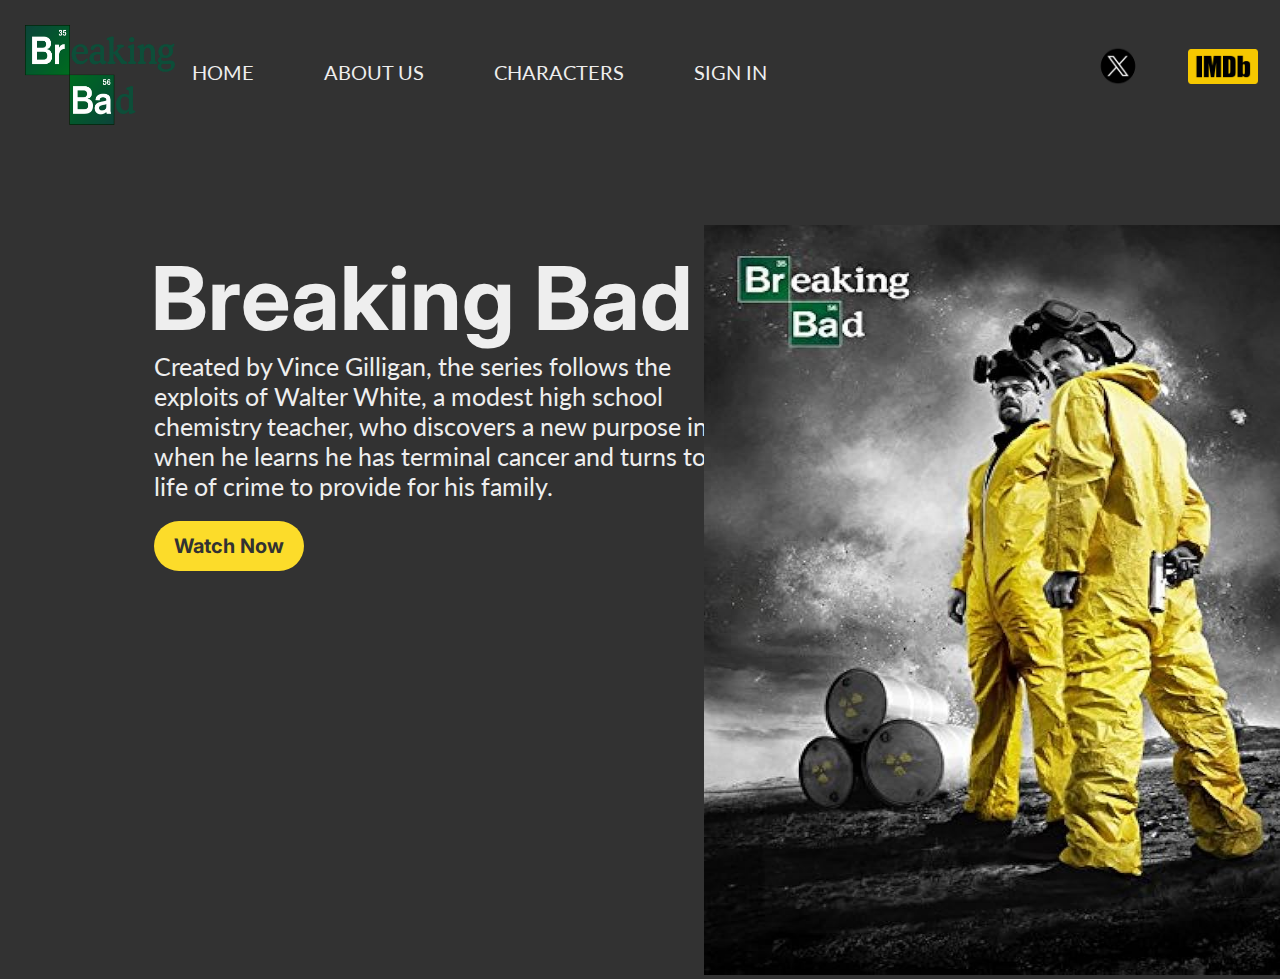
<file: index.html>
﻿<!DOCTYPE html>
<html lang="en">
<head>
    <link rel="preconnect" href="https://fonts.googleapis.com">
    <link rel="preconnect" href="https://fonts.gstatic.com" crossorigin>
    <link href="https://fonts.googleapis.com/css2?family=Inter:wght@100..900&family=Lato:ital,wght@0,100;0,300;0,400;0,700;0,900;1,100;1,300;1,400;1,700;1,900&display=swap" rel="stylesheet">
    <meta charset="UTF-8">
    <meta name="viewport" content="width=device-width, initial-scale=1.0">

    <link href="Style.css" rel="stylesheet">
    <title>Document</title>
    
</head>
<body>
    
    <nav>
        <ul class="tool-bar">
            <a href="Homepage.html"><li>HOME</li></a>
            <a href="about.html"><li>ABOUT US</li></a>
            <a href="characters.html"><li >CHARACTERS</li></a>
            <a href="signin.html"><li>SIGN IN</li> </a>

        </ul>
        <div class="media-bar">
            <a href="https://twitter.com/BreakingBad"><img class="x" src="images/twitter_x_new_logo_x_rounded_icon_256078.png" width="60px" href="https://www.imdb.com/title/tt0903747/"></a>
            <a href="https://www.imdb.com/title/tt0903747/"><img class = "imdb" src="images/IMDB_Logo_2016.svg.png" width="70px"></a>
        </div>
        <img class="logo" src="images/Breaking_Bad_logo.svg.png" height="100px" width="150px">

    </nav>
    
    <main>
        <h1 class="Show-title">Breaking Bad</h1> 
        <p class="Summary" style="width: 600px;">
         Created by Vince Gilligan, the series follows the exploits of Walter White,
         a modest high school chemistry teacher, who discovers a new purpose in life
          when he learns he has terminal cancer and turns to a life of crime to provide for his family.
        </p>
        <a href="https://www.youtube.com/watch?v=yAAphfWE3Vs"><button class="Watch-btn"> <p>Watch Now</p></button></a>
        <div class="Poster">
            <img src="images/breadkingbad-poster.jpg" height="750px" width="600px" >
        </div>
        
        
    </main>
    
</body>
</html>
</file>
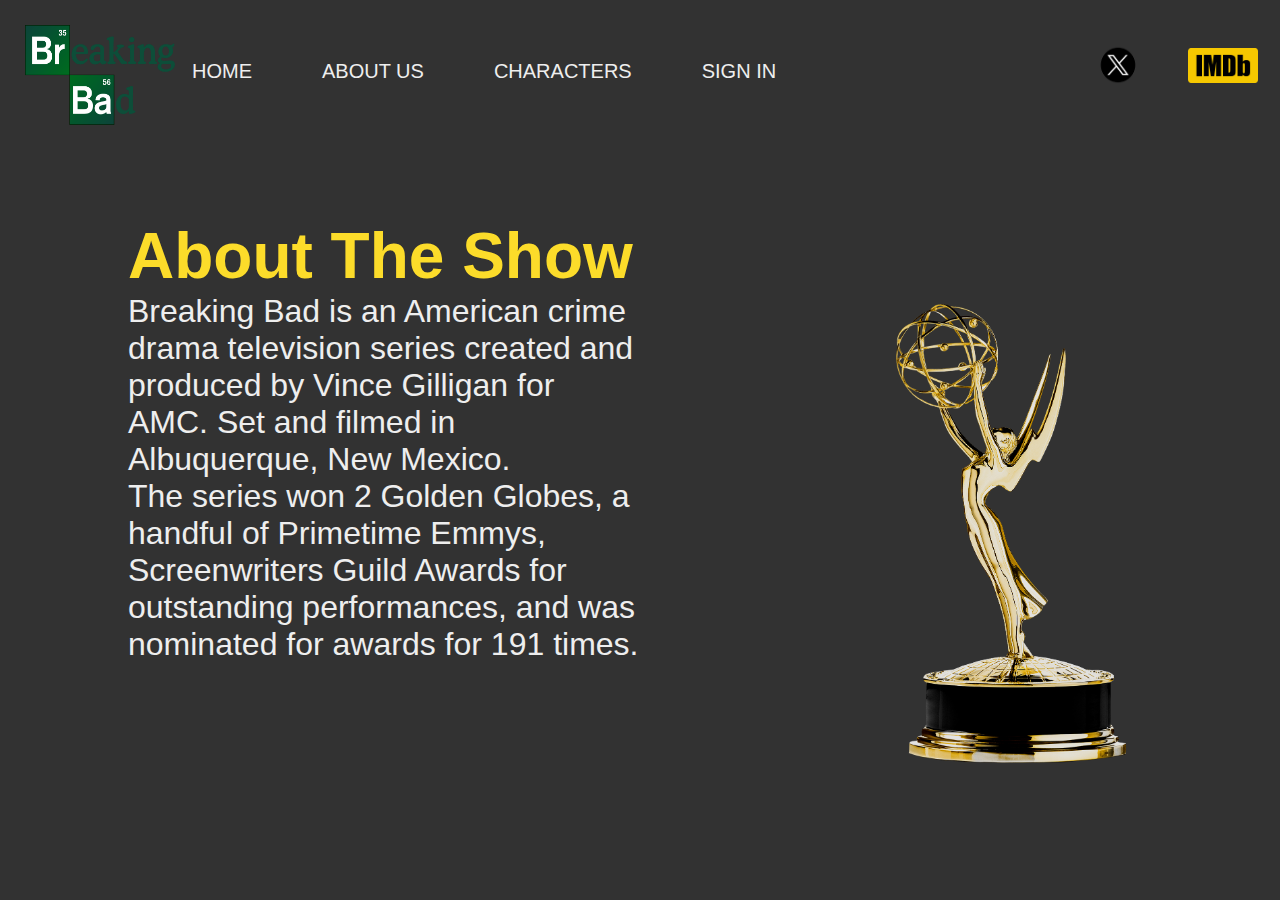
<file: about.html>
﻿<!DOCTYPE html>
<html lang="en">
<head>
    <meta charset="UTF-8">
    <meta name="viewport" content="width=device-width, initial-scale=1.0">
    <title>about uss</title>
    <link  href="Style.css" rel="stylesheet"/>
</head>
<body>
    <nav>
        <ul class="tool-bar">
            <a href="Homepage.html"><li>HOME</li></a>
            <a href="about.html"><li>ABOUT US</li></a>
            <a href="characters.html"><li >CHARACTERS</li></a>
            <a href="signin.html"><li>SIGN IN</li> </a>
        </ul>
        <div class="media-bar">
            <a href="https://twitter.com/BreakingBad"><img class="x" src="images/twitter_x_new_logo_x_rounded_icon_256078.png" width="60px" href="https://www.imdb.com/title/tt0903747/"></a>
            <a href="https://www.imdb.com/title/tt0903747/"><img class="imdb" src="images/IMDB_Logo_2016.svg.png" width="70px"></a>
        </div>
        <img class="logo" src="images/Breaking_Bad_logo.svg.png" height="100px" width="150px">

    </nav>
    <main>
        <h1 class="about">About The Show</h1>
        <div class="info">
            <p class="Summary2">
                Breaking Bad is an American crime drama television series created and produced by Vince Gilligan for AMC. Set and filmed in Albuquerque, New Mexico.
            </p>
            <p class="awards">
                The series won 2 Golden Globes, a handful of Primetime Emmys, Screenwriters Guild Awards for outstanding performances, and was nominated for awards for 191 times.
            </p>
        </div>
    </main>
   <img class="Emmy" src="images/Emmy.png" width="18%" height="18%">

</body>
</html>
</file>
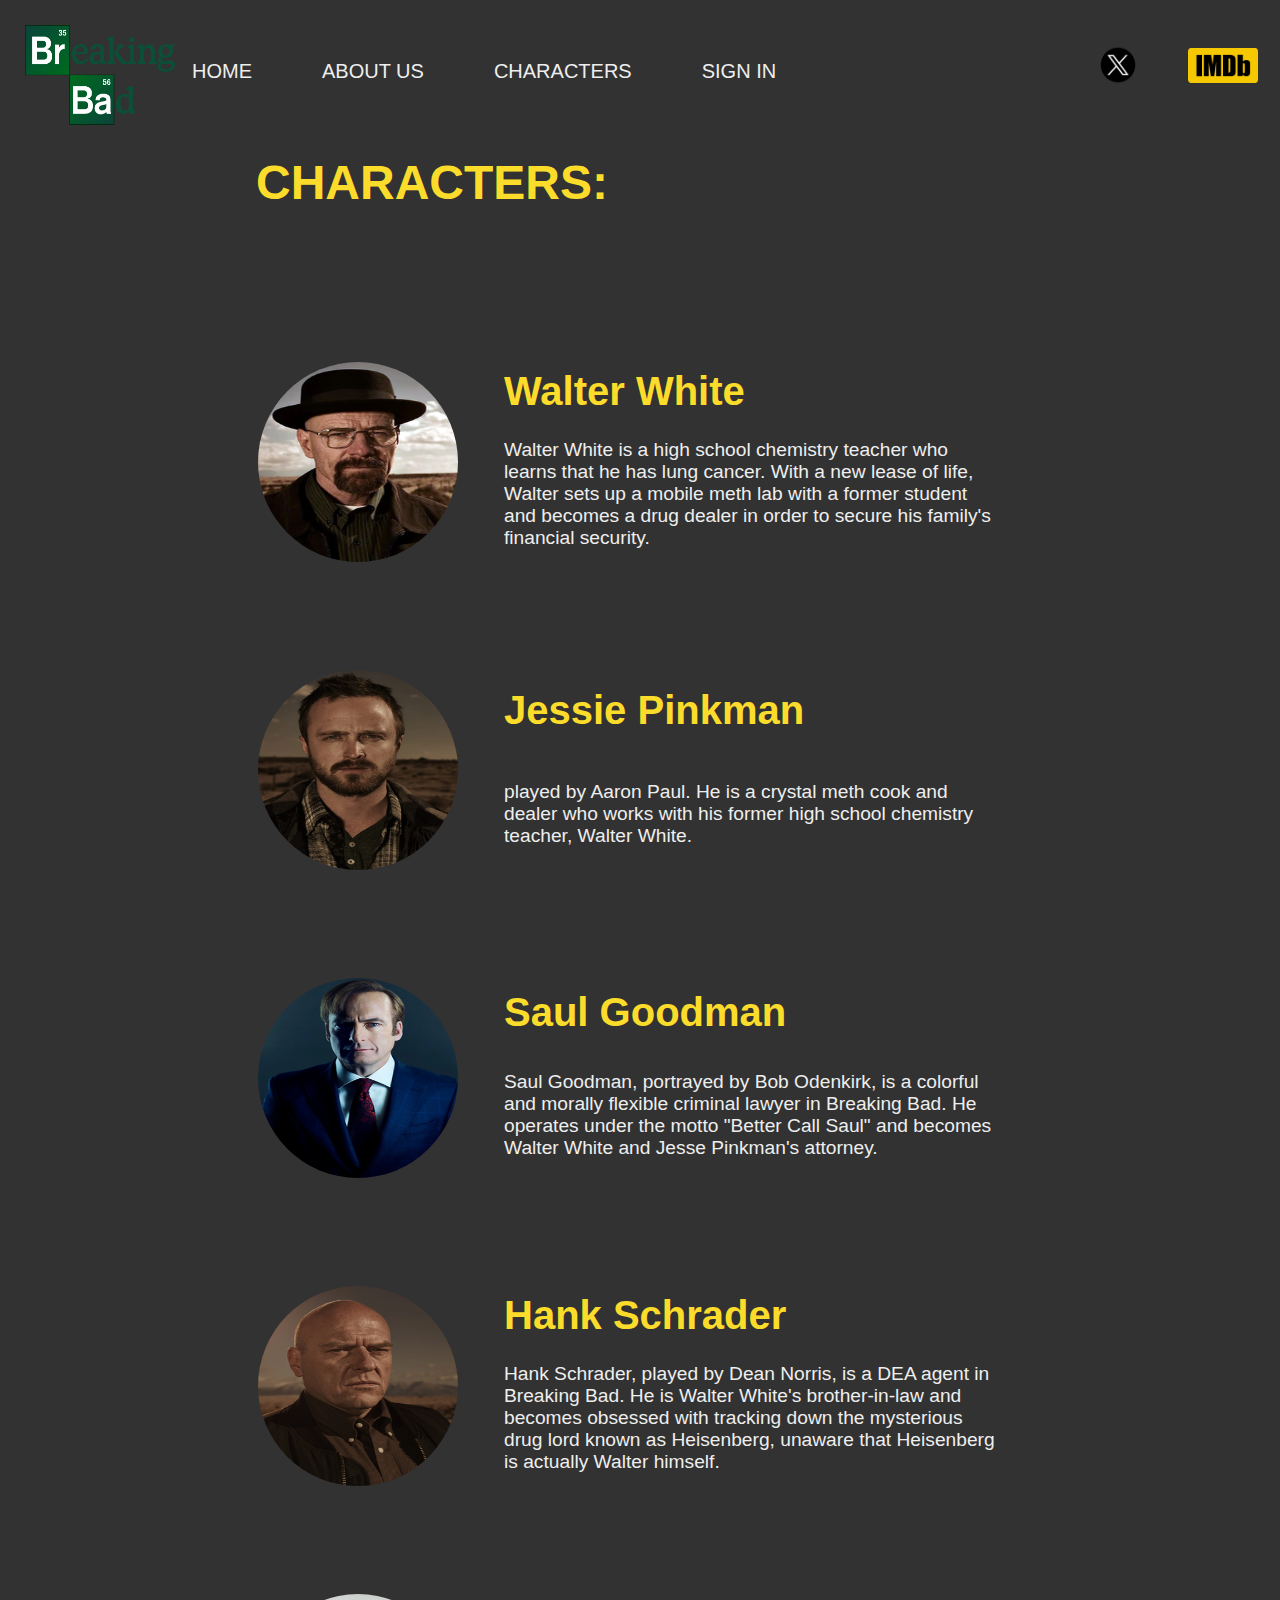
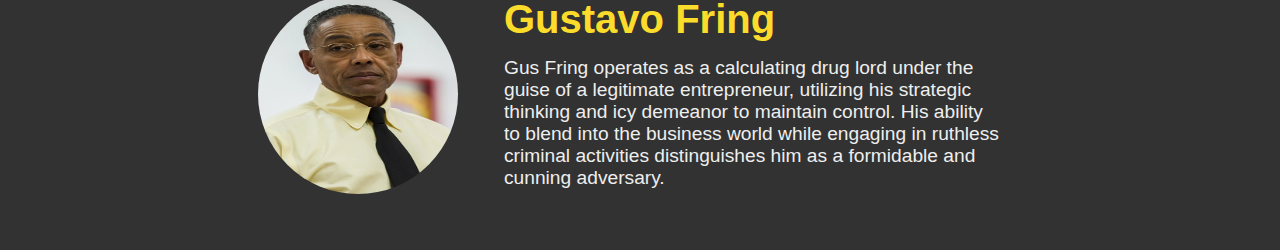
<file: characters.html>
<!DOCTYPE html>
<html lang="en">
<head>
    <meta charset="UTF-8">
    <meta name="viewport" content="width=device-width, initial-scale=1.0">
    <link href="Style.css" rel="stylesheet">
    <title>Document</title>
</head>
<body>
    <nav>
        <ul class="tool-bar">
            <a href="Homepage.html"><li>HOME</li></a>
            <a href="about.html"><li>ABOUT US</li></a>
            <a href="characters.html"><li >CHARACTERS</li></a>
            <a href="signin.html"><li>SIGN IN</li> </a>

        </ul>
        <div class="media-bar">
            <a href="https://twitter.com/BreakingBad"><img class="x" src="images/twitter_x_new_logo_x_rounded_icon_256078.png" width="60px" href="https://www.imdb.com/title/tt0903747/"></a>
            <a href="https://www.imdb.com/title/tt0903747/"><img class = "imdb" src="images/IMDB_Logo_2016.svg.png" width="70px"></a>
        </div>
        <img class="logo" src="images/Breaking_Bad_logo.svg.png" height="100px" width="150px">

    </nav>

    <main>
        
        <h1 class="main-title">CHARACTERS:</h1>
        <table width="750" height ="200" class="characters">
            <tr class="profile">
                <td rowspan="2"><img src="images/Walter_White_S5B.png" class="image"></td>
                <th style="text-align: left;" class="text">  Walter White</th>
                
                
            </tr>
            <tr>
                
                <td class="sum" >Walter White is a high school chemistry teacher who learns that he has lung cancer. With a new lease of life, Walter sets up a mobile meth lab with a former student and becomes a drug dealer in order to secure his family's financial security.</td>
            </tr>
            <tr height="100px">
                
            </tr>
            <tr>
                <td rowspan="2"><img src="images/Jesse_Pinkman_S5B.png" class="image"></td>
                <th style="text-align: left;" class="text">Jessie Pinkman</th>
                
                
            </tr>
            <tr>
                
                <td class="sum" >played by Aaron Paul. He is a crystal meth cook and dealer who works with his former high school chemistry teacher, Walter White.</td>
            </tr>
            <tr height="100px">
                
            </tr>
            <tr class="profile"> 
                <td rowspan="2"><img src="images/Jimmy_McGill_BCS_S3.png" class="image"></td>
                <th style="text-align: left;" class="text">Saul Goodman</th>
                
                
            </tr>
            <tr>
                
                <td class="sum" >Saul Goodman, portrayed by Bob Odenkirk, is a colorful and morally flexible criminal lawyer in Breaking Bad. He operates under the motto "Better Call Saul" and becomes Walter White and Jesse Pinkman's attorney.</td>
            </tr>
            <tr height="100px">
                
            </tr>
            <tr class="profile">
                <td rowspan="2"><img src="images/Hank_Schrader_S5B.png" class="image"></td>
                <th style="text-align: left;" class="text">Hank Schrader</th>
                
                
            </tr>
            <tr>
                
                <td class="sum" >Hank Schrader, played by Dean Norris, is a DEA agent in Breaking Bad. He is Walter White's brother-in-law and becomes obsessed with tracking down the mysterious drug lord known as Heisenberg, unaware that Heisenberg is actually Walter himself.</td>
            </tr>
            <tr height="100px">
                
            </tr>
            <tr class="profile">
                <td rowspan="2"><img src="images/Gustavo_Fring_BCS_S3E10.png" class="image"></td>
                <th style="text-align: left;" class="text">Gustavo Fring</th>
                
                
            </tr>
            <tr>
                
                <td class="sum" >Gus Fring operates as a calculating drug lord under the guise of a legitimate entrepreneur, utilizing his strategic thinking and icy demeanor to maintain control. His ability to blend into the business world while engaging in ruthless criminal activities distinguishes him as a formidable and cunning adversary.</td>
            </tr>
        </table>
    </main>
</body>
</html>
</file>
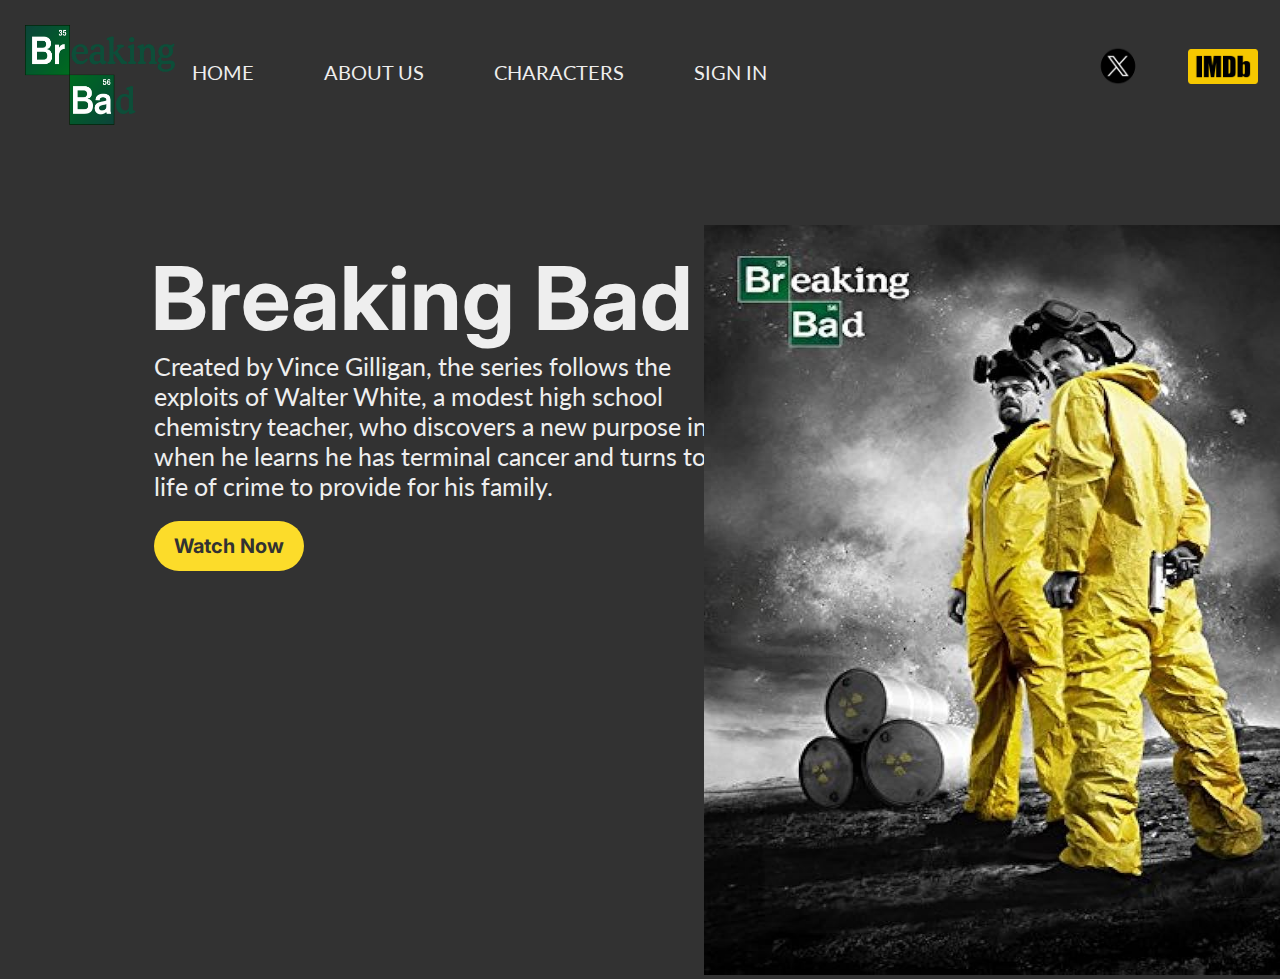
<file: Homepage.html>
﻿<!DOCTYPE html>
<html lang="en">
<head>
    <link rel="preconnect" href="https://fonts.googleapis.com">
    <link rel="preconnect" href="https://fonts.gstatic.com" crossorigin>
    <link href="https://fonts.googleapis.com/css2?family=Inter:wght@100..900&family=Lato:ital,wght@0,100;0,300;0,400;0,700;0,900;1,100;1,300;1,400;1,700;1,900&display=swap" rel="stylesheet">
    <meta charset="UTF-8">
    <meta name="viewport" content="width=device-width, initial-scale=1.0">

    <link href="Style.css" rel="stylesheet">
    <title>Document</title>
    
</head>
<body>
    
    <nav>
        <ul class="tool-bar">
            <a href="Homepage.html"><li>HOME</li></a>
            <a href="about.html"><li>ABOUT US</li></a>
            <a href="characters.html"><li >CHARACTERS</li></a>
            <a href="signin.html"><li>SIGN IN</li> </a>

        </ul>
        <div class="media-bar">
            <a href="https://twitter.com/BreakingBad"><img class="x" src="images/twitter_x_new_logo_x_rounded_icon_256078.png" width="60px" href="https://www.imdb.com/title/tt0903747/"></a>
            <a href="https://www.imdb.com/title/tt0903747/"><img class = "imdb" src="images/IMDB_Logo_2016.svg.png" width="70px"></a>
        </div>
        <img class="logo" src="images/Breaking_Bad_logo.svg.png" height="100px" width="150px">

    </nav>
    
    <main>
        <h1 class="Show-title">Breaking Bad</h1> 
        <p class="Summary" style="width: 600px;">
         Created by Vince Gilligan, the series follows the exploits of Walter White,
         a modest high school chemistry teacher, who discovers a new purpose in life
          when he learns he has terminal cancer and turns to a life of crime to provide for his family.
        </p>
        <a href="https://www.youtube.com/watch?v=yAAphfWE3Vs"><button class="Watch-btn"> <p>Watch Now</p></button></a>
        <div class="Poster">
            <img src="/images/breadkingbad-poster.jpg" height="750px" width="600px" >
        </div>
        
        
    </main>
    
</body>
</html>
</file>
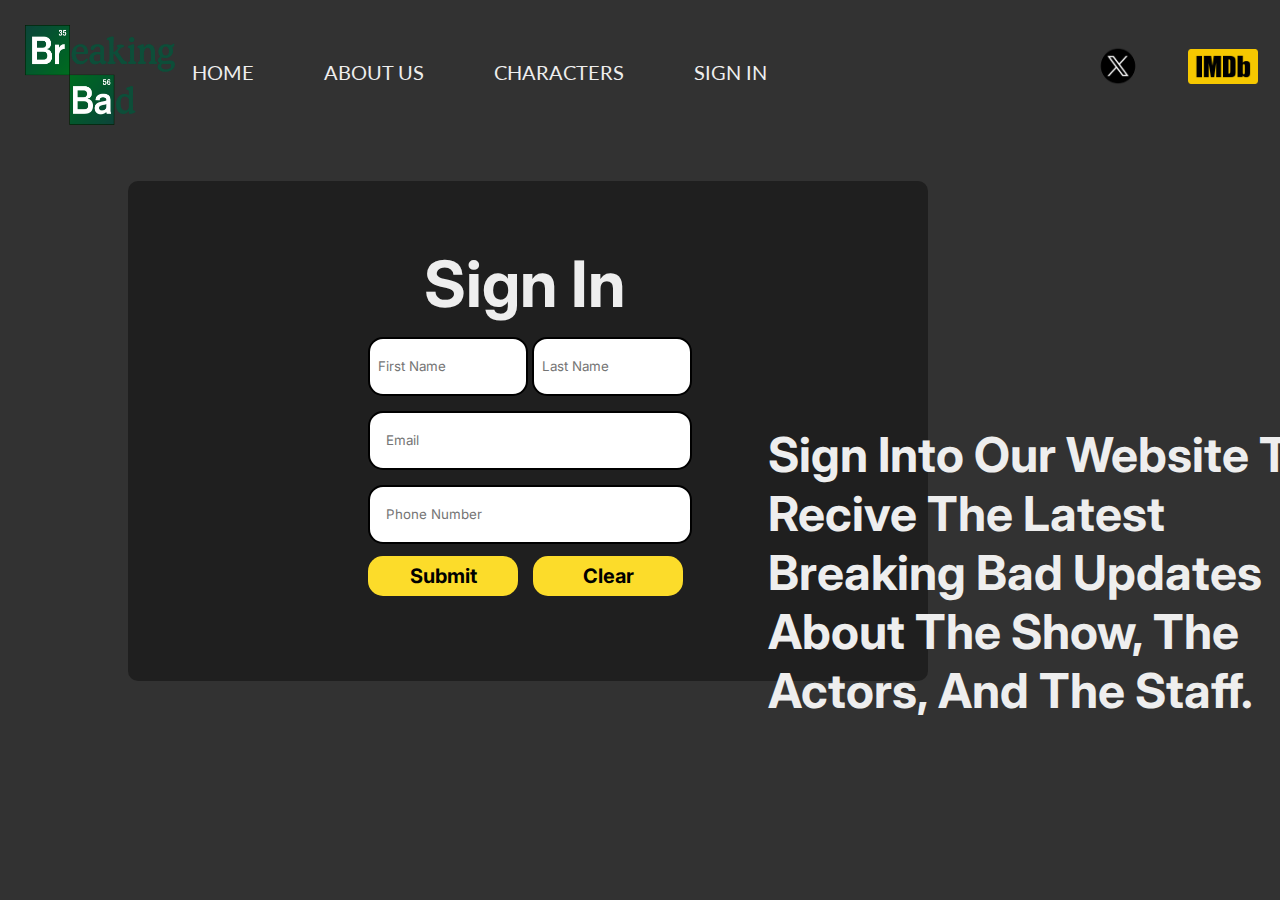
<file: signin.html>
<!DOCTYPE html>
<html lang="en">
<head>
    <meta charset="UTF-8">
    <meta name="viewport" content="width=device-width, initial-scale=1.0">
    <title>Document</title>
    <link rel="preconnect" href="https://fonts.googleapis.com">
    <link rel="preconnect" href="https://fonts.gstatic.com" crossorigin>
    <link href="https://fonts.googleapis.com/css2?family=Inter:wght@100..900&family=Lato:ital,wght@0,100;0,300;0,400;0,700;0,900;1,100;1,300;1,400;1,700;1,900&display=swap" rel="stylesheet">
    <link  href="Style.css" rel="stylesheet"/>
</head>
<body>
    <nav>
        <ul class="tool-bar">
            <a href="Homepage.html"><li>HOME</li></a>
            <a href="about.html"><li>ABOUT US</li></a>
            <a href="characters.html"><li >CHARACTERS</li></a>
            <a href="signin.html"><li>SIGN IN</li> </a>

        </ul>
        <div class="media-bar">
            <a href="https://twitter.com/BreakingBad"><img class="x" src="images/twitter_x_new_logo_x_rounded_icon_256078.png" width="60px" href="https://www.imdb.com/title/tt0903747/"></a>
            <a href="https://www.imdb.com/title/tt0903747/"><img class = "imdb" src="images/IMDB_Logo_2016.svg.png" width="70px"></a>
        </div>
        <img class="logo" src="images/Breaking_Bad_logo.svg.png" height="100px" width="150px">

    </nav>
    <div class="form" >
        <form class="newForm">
           
            <ul class="form-field">
                <label class="sign-in">Sign In</label>
                <li class="field Name">
                    
                    <input type="text" placeholder="First Name">
                    
                    <input type="text" placeholder="Last Name">
                </li>
               
                <li class="field">

                    <input type="text" placeholder="Email">
                </li>
                <li class="field">
                    <input type="text" placeholder="Phone Number">
                </li>
                <li class="field">
                    <button type="submit" class="submit"><p>Submit</p></button>
                    <button type="reset" class="clear"><p>Clear</p></button>
                </li>
            
               
            </ul>
        </form>
    </div>
    <p class="desc">Sign Into Our Website To Recive The Latest Breaking Bad Updates About The Show, The Actors, And The Staff.</p>

</body>
</html>
</file>
<file: Style.css>
*{
    padding: 0;
    margin: 0;
}

.tool-bar{
    
    display: flex;
    gap: 70px;
    list-style: none;
    margin-left: 15%;
    padding-top:60px;
    
    color: #eeeeee;
    font-size: 20px;
    width: 600px;
    
    
    
}
.logo{
    position: absolute;
    top: 25px;
    left: 25px;

}

body{
    background-color: #323232;
}
.tool-bar li{
    font-family: "Lato", sans-serif;
    font-weight: 400;
}
.Show-title{
    
    
    margin-top: 12%;
    margin-left: 11.8%;
    font-family: "Inter", sans-serif;
    font-weight: 700;
    font-size: 5.5rem;
    color: #EEEEEE; 

}
.Poster{
    margin-top: -27%;
    margin-left: 55%;
}
.Summary{
    
    font-family: "Lato", sans-serif;
    color: #EEEEEE;
  
    font-size: 25px;
    margin-left: 12%;
}
.media-bar{
    display: flex;
    gap: 40px;
    margin-left: 85%;
    margin-top: -35px;
    margin-right:5%;
}
.x{
    margin-top: -5px;
}
.Watch-btn{
    background-color: #fcdc2a;
    width: 150px;
    height: 50px;
    margin-left: 12%;
    margin-top: 1.5%;
    border: none;
    border-radius: 100px;
    
}
.Watch-btn p{
    color: #323232;
    font-size: 20px;
    font-family: "Inter", sans-serif;
    font-weight: bold;
}
a{
    text-decoration:none;
    color: #eeeeee;
}

.info {
    font-family: "Lato", sans-serif;
    
    color: #eeeeee;
    font-size: 2rem;
    width: 40%;
    margin-left:10%;

}
.about {
    font-family: "Inter", sans-serif;
    color: #eeeeee;
    font-size: 4rem;
    margin-left: 10%;
    margin-top: 10%;
    font-weight: bold;
    color: #fcdc2a;
}
.Emmy{
    margin-left:70%;
    margin-top:-28%;
}

.image{
    width: 200px;
    height: 200px;
    border-radius: 150px;
  
    
}

.text{
    margin-left: 220px;
    margin-top: -175px;
    color: #fcdc2a;
    font-size: 2.5rem;
    font-family: "Inter", sans-serif;
}
.characters{
    margin-top: 150px;
}
.characters{
    margin-left: 20%;
    
    margin-bottom: 50px;
}
.sum{
    width: 500px;
    margin-left: 225px;
    color: #eeeeee;
    font-family: "Lato", sans-serif;
    font-size: 1.2rem;
   
}
.main-title{
    color: #fcdc2a;
    font-size: 3rem;
    font-family: "Inter", sans-serif;
    margin-left: 20%;
    margin-top: 5%;
}
.Name input{
    width: 156px;
    
}
input{
    width: 320px;
    height: 55px;
    border-radius: 15px;
    border: 2px solid;
    margin-top: 15px;
    
}
.form-field{
    list-style: none;
    padding-top: 8%;
    padding-left: 30%;
}
.form{
    margin-left: 10%;
    margin-top: 7%;
    background-color: #1f1f1f;
    width: 800px;
    height: 500px;
    border-radius: 10px;
}
.submit{
    margin-top: 2%;
    width: 150px;
    height: 40px;
    border-radius: 15px;
    outline: none;
    border: 0px none;
    background-color: #fcdc2a;
    
}
.submit p{
    font-family: "Inter", sans-serif;
    font-weight: 700;
    font-size: 1.5em;
    
}
.sign-in{
    font-family: "Inter", sans-serif;
    font-weight: bold;
    color: #eeeeee;
    font-size: 4rem;
    padding-left: 10%;
    
    
}
.Sign-picutre{
    margin-left: 150%;
    margin-top: -120%;
    width: 125%;
}
input::placeholder{
    font-family: "Inter", sans-serif;
    padding-left: 5%;
}
.clear{
    margin-top: 2%;
    margin-left: 2%;
    width: 150px;
    height: 40px;
    border-radius: 15px;
    outline: none;
    border: 0px none;
    background-color: #fcdc2a;
    
}
.clear p{
    font-family: "Inter", sans-serif;
    font-weight: 700;
    font-size: 1.5em;
    
}
.desc{
    margin-left: 60%;
    font-family: "Inter", sans-serif;
    font-weight: 700;
    width: 600px;
    color: #eeeeee;
    font-size: 3rem;
    margin-top: -20%;
}
</file>
